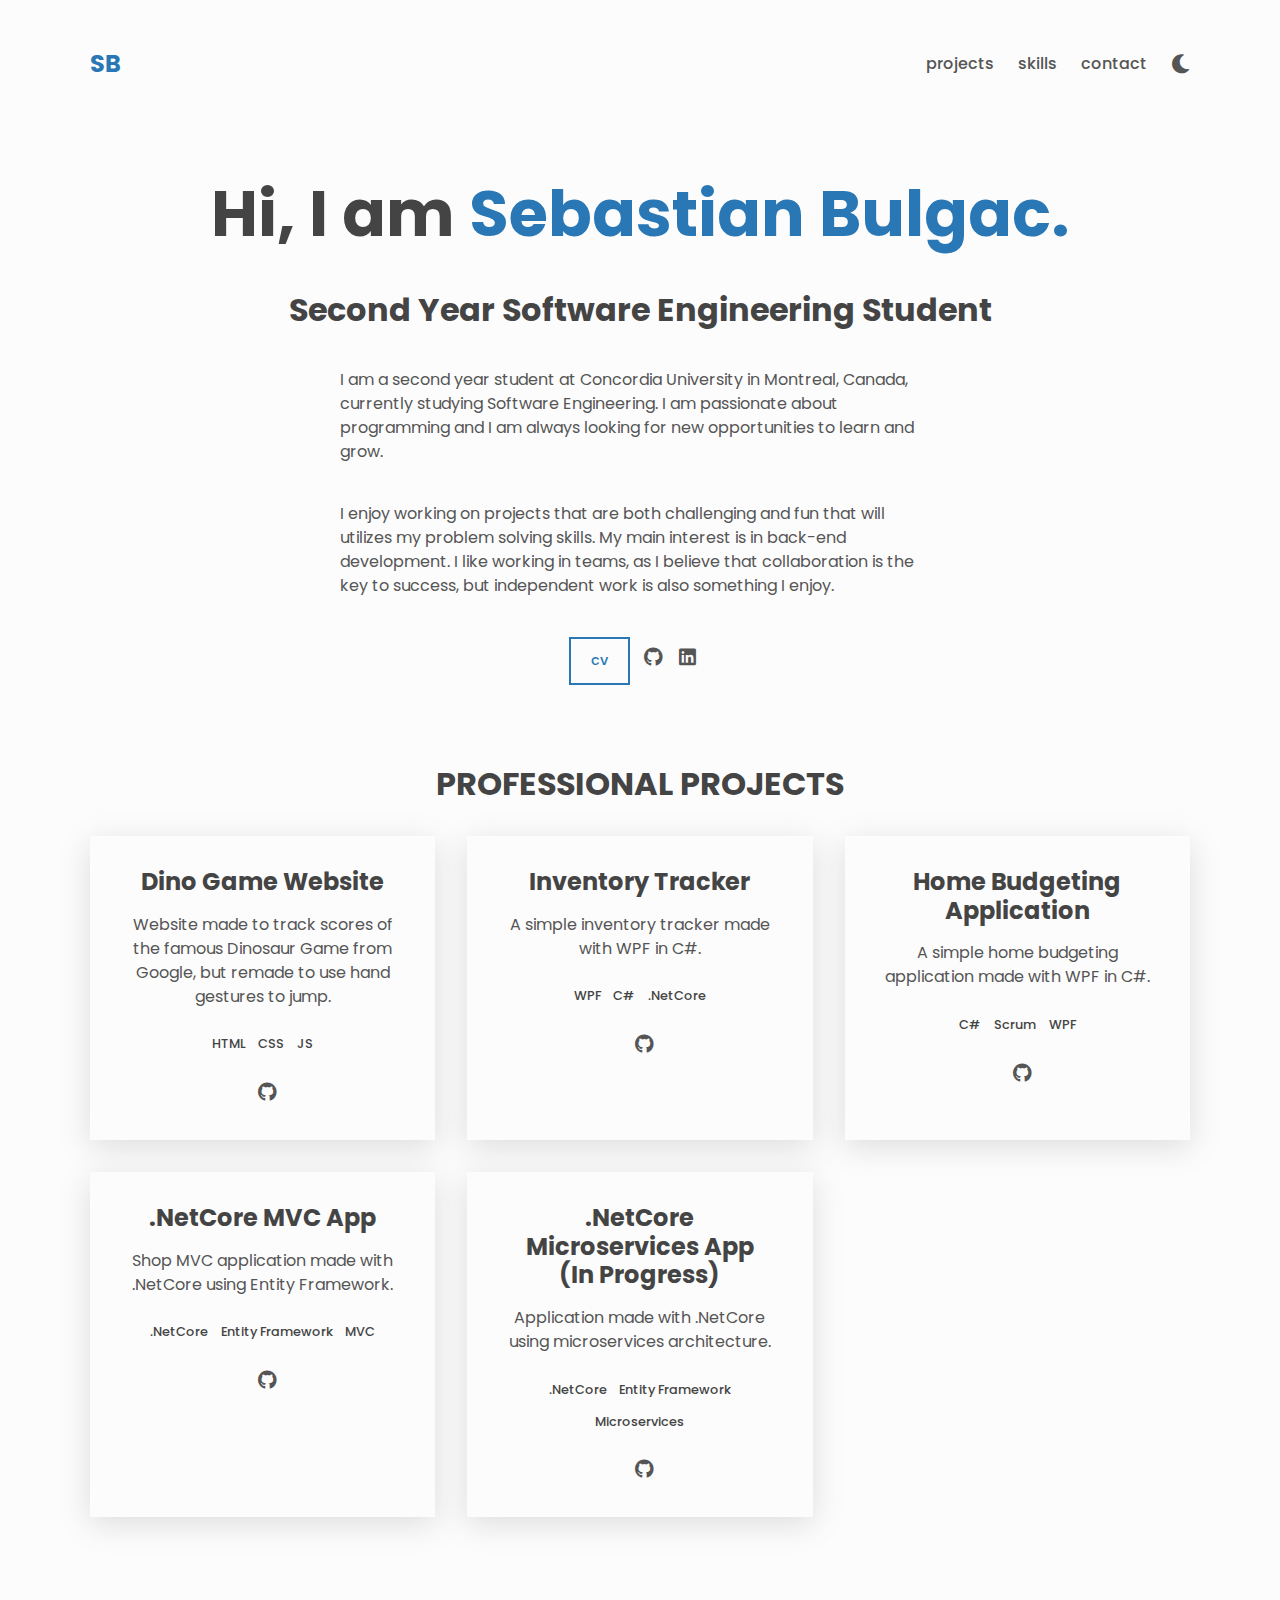
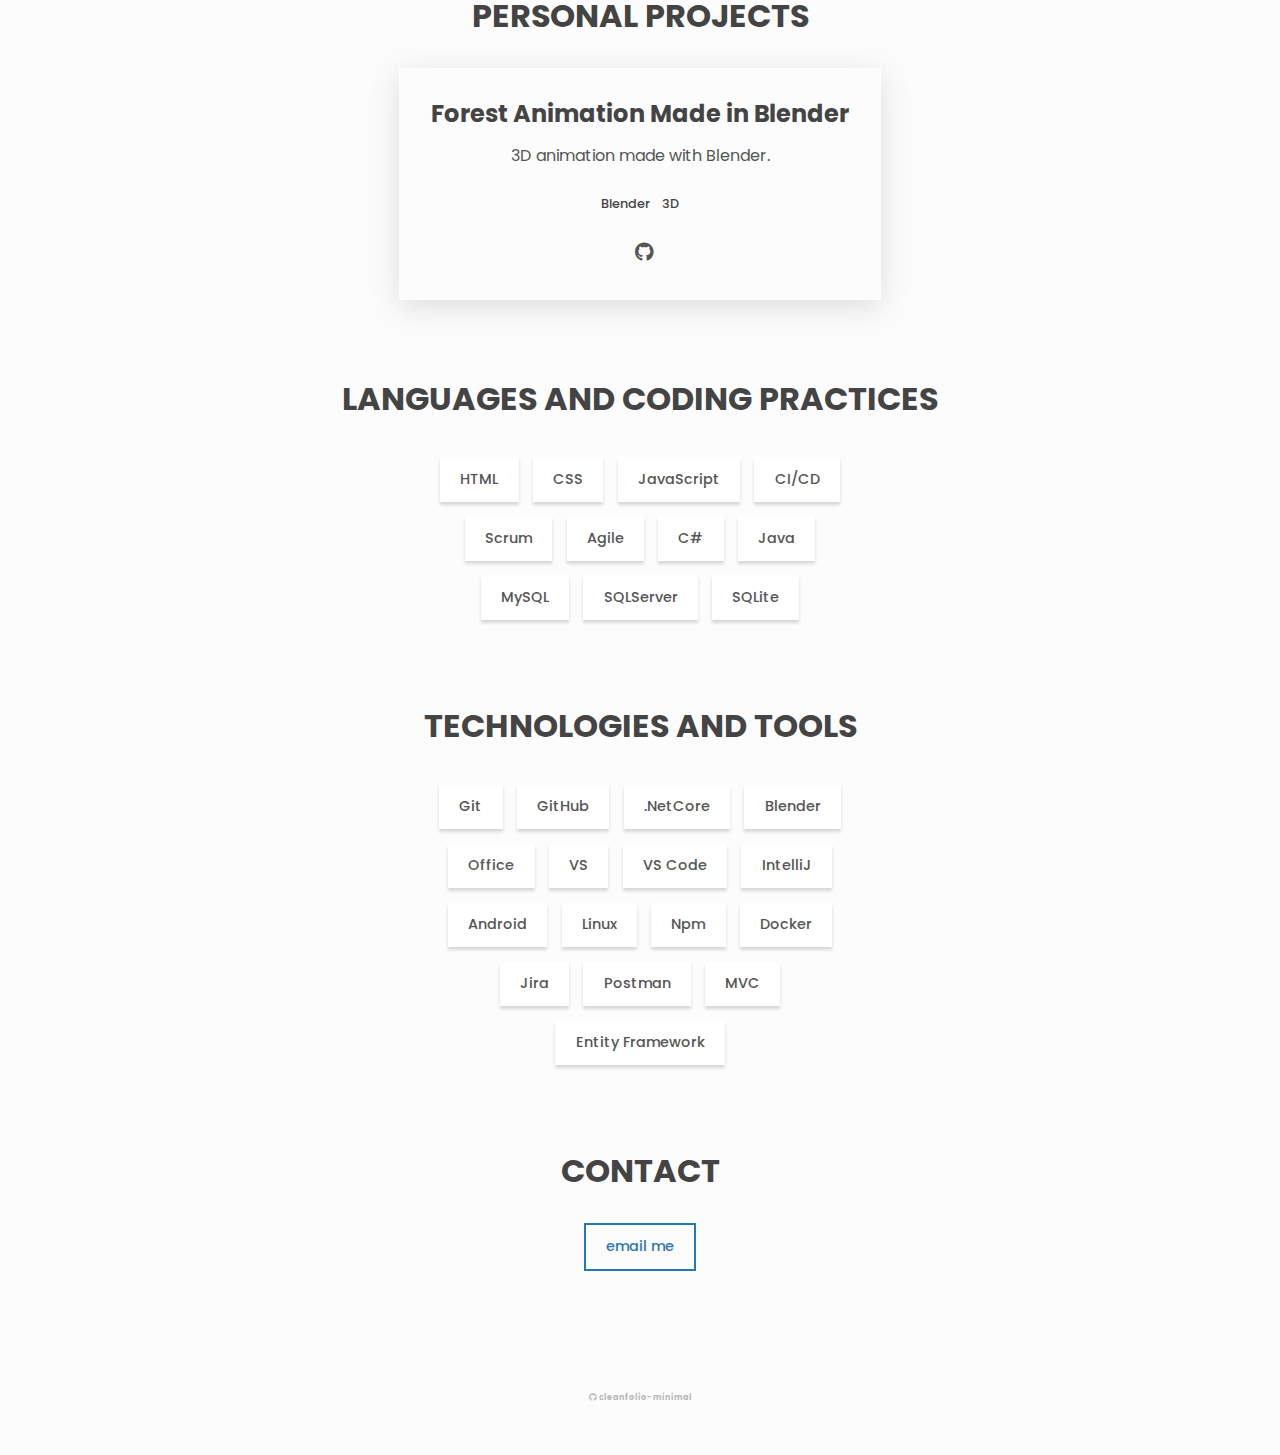
<file: index.html>
<!DOCTYPE html>
<html lang="en">
  <head>
    <!-- Used template by Raj Shekhar: https://github.com/rajshekhar26/cleanfolio-minimal -->
    <meta charset="UTF-8" />
    <meta name="viewport" content="width=device-width, initial-scale=1" />
    <meta name="description" content="Portfolio" />
    <link rel="preconnect" href="https://fonts.googleapis.com" />
    <link rel="preconnect" href="https://fonts.gstatic.com" crossorigin />
    <link
      href="https://fonts.googleapis.com/css2?family=Poppins:wght@400;500;700&display=swap"
      rel="stylesheet"
    />
    <link rel="stylesheet" href="https://cdnjs.cloudflare.com/ajax/libs/font-awesome/5.15.4/css/all.min.css" />
    <link rel="stylesheet" href="styles.css" />
    <title>Sebastian Bulgac Portfolio</title>
  </head>
  <body class="light" id="top">
    <header class="header center">
      <h3>
        <a href="https://sebastian6547.github.io/" class="link"
          >SB</a
        >
      </h3>

      <nav class="nav center">
        <ul class="nav__list center">
          <li class="nav__list-item">
            <a class="link link--nav" href="#projects">Projects</a>
          </li>
          <li class="nav__list-item">
            <a class="link link--nav" href="#skills">Skills</a>
          </li>
          <li class="nav__list-item">
            <a class="link link--nav" href="#contact">Contact</a>
          </li>
        </ul>

        <button type="button" aria-label="toggle theme" class="btn btn--icon">
          <i aria-hidden="true" id="btn-theme" class="fas fa-moon"></i>
        </button>

        <button
          type="button"
          aria-label="toggle navigation"
          class="btn btn--icon nav__hamburger"
        >
          <i aria-hidden="true" class="fas fa-bars"></i>
        </button>
      </nav>
    </header>

    <main>
      <!-- About -->
      <div class="about center">
        <h1>Hi, I am <span class="about__name">Sebastian Bulgac.</span></h1>
        <h2 class="about__role">Second Year Software Engineering Student</h2>
        <p class="about__desc">
          I am a second year student at Concordia University in Montreal, Canada, 
          currently studying Software Engineering. I am passionate about 
          programming and I am always looking for new opportunities 
          to learn and grow. 
        </p>
        <div class="about__desc">
          I enjoy working on projects that are both challenging and fun that will utilizes my problem solving skills. 
          My main interest is in back-end development.
          I like working in teams, as I believe that collaboration is the key to success, 
          but independent work is also something I enjoy.
        </div>
        

        <div class="about__contact center">
          <a href="Assets/Resources/BulgacSebastian.pdf">
            <span class="btn btn--outline">CV</span>
          </a>

          <a
            href="https://github.com/Sebastian6547"
            aria-label="github"
            class="link link--icon"
          >
            <i aria-hidden="true" class="fab fa-github"></i>
          </a>

          <a
            href="https://www.linkedin.com/in/sebastianbulgac/"
            aria-label="linkedin"
            class="link link--icon"
          >
            <i aria-hidden="true" class="fab fa-linkedin"></i>
          </a>
        </div>
      </div>

      <!-- Projects -->
      <section id="projects" class="section projects">
        <h2 class="section__title">Professional Projects</h2>

        <div class="projects__grid">
          <div class="project">
            <h3>Dino Game Website</h3>
            <p class="project__description">
              Website made to track scores of the famous <a href="https://en.wikipedia.org/wiki/Dinosaur_Game">Dinosaur Game</a> from Google, but remade to use hand gestures to jump. 
            </p>

            
            <ul class="project__stack">
              <li class="project__stack-item">HTML</li>
              <li class="project__stack-item">CSS</li>
              <li class="project__stack-item">JS</li>
            </ul>

            <a
              href="https://github.com/Sebastian6547/DinoGameSite"
              aria-label="source code"
              class="link link--icon"
            >
              <i aria-hidden="true" class="fab fa-github"></i>
            </a>
          
          </div>

          <div class="project">
            <h3>Inventory Tracker</h3>
            <p class="project__description">
              A simple inventory tracker made with WPF in C#. 
            </p>
            <ul class="project__stack">
              <li class="project__stack-item">WPF</li>
              <li class="project__stack-item">C#</li>
              <li class="project__stack-item">.NetCore</li>
            </ul>

            <a
              href="https://github.com/Sebastian6547/InventoryTracker"
              aria-label="source code"
              class="link link--icon"
            >
              <i aria-hidden="true" class="fab fa-github"></i>
            </a>
          </div>

          <div class="project">
            <h3>Home Budgeting Application</h3>
            <p class="project__description">
              A simple home budgeting application made with WPF in C#.
            </p>
            <ul class="project__stack">
              <li class="project__stack-item">C#</li>
              <li class="project__stack-item">Scrum</li>
              <li class="project__stack-item">WPF</li>
            </ul>

            <a
              href="https://github.com/Sebastian6547/HomeBudget"
              aria-label="source code"
              class="link link--icon"
            >
              <i aria-hidden="true" class="fab fa-github"></i>
            </a>
          </div>

          <div class="project">
            <h3>.NetCore MVC App</h3>
            <p class="project__description">
              Shop MVC application made with .NetCore using Entity Framework.
            </p>
            <ul class="project__stack">
              <li class="project__stack-item">.NetCore</li>
              <li class="project__stack-item">Entity Framework</li>
              <li class="project__stack-item">MVC</li>
            </ul>

            <a
              href="https://github.com/Sebastian6547/.NetCore-MVCShop"
              aria-label="source code"
              class="link link--icon"
            >
              <i aria-hidden="true" class="fab fa-github"></i>
            </a>
          </div>

          <div class="project">
            <h3>.NetCore Microservices App<br>(In Progress)</h3>
            <p class="project__description">
              Application made with .NetCore using microservices architecture.
            </p>
            <ul class="project__stack">
              <li class="project__stack-item">.NetCore</li>
              <li class="project__stack-item">Entity Framework</li>
              <li class="project__stack-item">Microservices</li>
            </ul>

            <a
              href="https://github.com/Sebastian6547/.NetCore-ECommerce"
              aria-label="source code"
              class="link link--icon"
            >
              <i aria-hidden="true" class="fab fa-github"></i>
            </a>
          </div>

          
        </div>
      </section>

      <!-- Personal Projects -->
      <section id="projects" class="section projects">
        <h2 class="section__title">Personal Projects</h2>

        <div class="projects__grid">
          <div class="project">
            <h3>Forest Animation Made in Blender</h3>
            <p class="project__description">
              3D animation made with Blender.
            </p>
            <ul class="project__stack">
              <li class="project__stack-item">Blender</li>
              <li class="project__stack-item">3D</li>
            </ul>

            <a
              href="https://github.com/Sebastian6547/BlenderForest"
              aria-label="source code"
              class="link link--icon"
            >
              <i aria-hidden="true" class="fab fa-github"></i>
            </a>
          </div>

          
        </div>
      </section>

      <!-- Skills -->
      <section class="section skills" id="skills">
        <h2 class="section__title">Languages and Coding Practices</h2>
        <ul class="skills__list">
          <li class="skills__list-item btn btn--plain">HTML</li>
          <li class="skills__list-item btn btn--plain">CSS</li>
          <li class="skills__list-item btn btn--plain">JavaScript</li>
          <li class="skills__list-item btn btn--plain">CI/CD</li>
          <li class="skills__list-item btn btn--plain">Scrum</li>
          <li class="skills__list-item btn btn--plain">Agile</li>
          <li class="skills__list-item btn btn--plain">C#</li>
          <li class="skills__list-item btn btn--plain">Java</li>
          <li class="skills__list-item btn btn--plain">MySQL</li>
          <li class="skills__list-item btn btn--plain">SQLServer</li>
          <li class="skills__list-item btn btn--plain">SQLite</li>

        </ul>
      </section>

      <!-- Technologies and tools -->
      <section class="section skills" id="skills">
        <h2 class="section__title">Technologies and Tools</h2>
        <ul class="skills__list">
          <li class="skills__list-item btn btn--plain">Git</li>
          <li class="skills__list-item btn btn--plain">GitHub</li>
          <li class="skills__list-item btn btn--plain">.NetCore</li>
          <li class="skills__list-item btn btn--plain">Blender</li>
          <li class="skills__list-item btn btn--plain">Office</li>
          <li class="skills__list-item btn btn--plain">VS</li>
          <li class="skills__list-item btn btn--plain">VS Code</li>
          <li class="skills__list-item btn btn--plain">IntelliJ</li>
          <li class="skills__list-item btn btn--plain">Android</li>
          <li class="skills__list-item btn btn--plain">Linux</li>
          <li class="skills__list-item btn btn--plain">Npm</li>
          <li class="skills__list-item btn btn--plain">Docker</li>
          <li class="skills__list-item btn btn--plain">Jira</li>
          <li class="skills__list-item btn btn--plain">Postman</li>
          <li class="skills__list-item btn btn--plain">MVC</li>
          <li class="skills__list-item btn btn--plain">Entity Framework</li>

        </ul>
      </section>

      <!-- Contact -->
      <section class="section contact center" id="contact">
        <h2 class="section__title">Contact</h2>
        <a href="mailto:sebastianb6547@gmail.com">
          <span class="btn btn--outline">Email me</span>
        </a>
      </section>
    </main>

    <footer class="footer">
      <a 
        href="https://github.com/rajshekhar26/cleanfolio-minimal"
        class="footer__link"
      >
        <i aria-hidden="true" class="fab fa-github"></i>
        <span>cleanfolio-minimal</span>
      </a>
    </footer>

    <div class="scroll-container">
    <div class="scroll-top">
      <a aria-label="Scroll up" href="#top">
        <i aria-hidden="true" class="fas fa-arrow-up"></i>
      </a>
    </div>
    </div>

    <script src="./script.js"></script>
  </body>
</html>
</file>
<file: styles.css>
/*===============
  global styles
===============*/

* {
  padding: 0;
  margin: 0;
  border: 0;
  outline: 0;
  background-color: inherit;
  color: inherit;
  font-family: inherit;
  font-size: inherit;
  box-shadow: none;
  box-sizing: border-box;
}

html {
  scroll-behavior: smooth;
}

body {
  font-family: "Poppins", sans-serif;
  line-height: 1.5;
  color: var(--clr-fg);
  background-color: var(--clr-bg);
}

.light {
  --clr-bg: #fcfcfc;
  --clr-bg-alt: #fff;
  --clr-fg: #555;
  --clr-fg-alt: #444;
  --clr-primary: #2978b5;
  --shadow: rgba(100, 100, 111, 0.2) 0px 7px 29px 0px;
}

.dark {
  --clr-bg: #23283e;
  --clr-bg-alt: #2a2f4c;
  --clr-fg: #bdbddd;
  --clr-fg-alt: #cdcdff;
  --clr-primary: #90a0d9;
  --shadow: rgba(0, 0, 0, 0.16) 0px 10px 36px 0px,
    rgba(0, 0, 0, 0.06) 0px 0px 0px 1px;
}

::-moz-selection {
  background: var(--clr-primary);
  color: var(--clr-bg);
}

::-webkit-selection,
::selection {
  background: var(--clr-primary);
  color: var(--clr-bg);
}

h1,
h2,
h3,
h4 {
  line-height: 1.2;
  color: var(--clr-fg-alt);
}

h1 {
  font-size: 4rem;
}

h2 {
  font-size: 2rem;
}

h3 {
  font-size: 1.5rem;
}

h4 {
  font-size: 1.3rem;
}

ul {
  list-style-type: none;
}

a {
  text-decoration: none;
}

button {
  cursor: pointer;
}

@media (max-width: 900px) {
  h1 {
    font-size: 2.6rem;
  }
}

/*===================
  buttons and links
===================*/

.link {
  color: var(--clr-primary);
  padding: 0 0 0.3em 0;
  position: relative;
}

.link:hover {
  color: var(--clr-primary);
}

.link::before {
  content: "";
  display: inline;
  width: 0%;
  height: 0.2em;
  position: absolute;
  bottom: 0;
  background-color: var(--clr-primary);
  transition: width 0.2s ease-in;
}

.link:hover::before,
.link:focus::before {
  width: 100%;
}

.link--nav {
  color: var(--clr-fg);
  text-transform: lowercase;
  font-weight: 500;
}

.link--icon {
  color: var(--clr-fg);
  font-size: 1.2rem;
}

.btn {
  display: block;
  padding: 0.8em 1.4em;
  font-weight: 500;
  font-size: 0.9rem;
  text-transform: lowercase;
  transition: transform 0.2s ease-in-out;
}

.btn--outline {
  color: var(--clr-primary);
  border: 2px solid var(--clr-primary);
  position: relative;
  overflow: hidden;
  z-index: 1;
}

.btn--outline:focus,
.btn--outline:hover {
  color: var(--clr-bg);
}

.btn--outline:before {
  content: "";
  position: absolute;
  background-color: var(--clr-primary);
  right: 100%;
  bottom: 0;
  left: 0;
  top: 0;
  z-index: -1;
  transition: right 0.2s ease-in-out;
}

.btn--outline:hover::before,
.btn--outline:focus::before {
  right: 0;
}

.btn--plain {
  text-transform: initial;
  background-color: var(--clr-bg-alt);
  box-shadow: rgba(0, 0, 0, 0.15) 0px 3px 3px 0px;
  border: 0;
}

.btn--plain:hover {
  transform: translateY(-4px);
}

.btn--icon {
  padding: 0;
  font-size: 1.2rem;
}

.btn--icon:hover,
.btn--icon:focus {
  color: var(--clr-primary);
}

.btn--icon:active {
  transform: translateY(-5px);
}

/*========
  layout
========*/

.center {
  display: flex;
  align-items: center;
}

.header {
  height: 8em;
  max-width: 1100px;
  width: 95%;
  margin: 0 auto;
  justify-content: space-between;
}

main {
  max-width: 1100px;
  width: 95%;
  margin: 0 auto;
}

.section {
  margin-top: 5em;
}

.section__title {
  text-align: center;
  margin-bottom: 1em;
  text-transform: uppercase;
}

.nav__list {
  margin-right: 1.5em;
  display: flex;
}

.nav__list-item {
  margin-left: 1.5em;
}

.nav__hamburger {
  display: none;
  width: 1em;
}

.about {
  flex-direction: column;
  margin-top: 3em;
}

.about__name {
  color: var(--clr-primary);
}

.about__role {
  margin-top: 1.2em;
}

.about__desc {
  font-size: 1rem;
  max-width: 600px;
}

.about__desc,
.about__contact {
  margin-top: 2.4em;
}

.about .link--icon {
  margin-right: 0.8em;
}

.about .btn--outline {
  margin-right: 1em;
}

.projects__grid {
  max-width: 1100px;
  margin: 0 auto;
  display: grid;
  grid-template-columns: repeat(auto-fit, minmax(18em, 1fr));
  grid-gap: 2em;
}

.project {
  padding: 2em;
  margin: 0 auto;
  text-align: center;
  box-shadow: var(--shadow);
  transition: transform 0.2s linear;
}

.project:hover {
  transform: translateY(-7px);
}

.project__description {
  margin-top: 1em;
}

.project__stack {
  display: flex;
  flex-wrap: wrap;
  justify-content: center;
  margin: 1.2em 0;
}

.project__stack-item {
  margin: 0.5em;
  font-weight: 500;
  font-size: 0.8rem;
  color: var(--clr-fg-alt);
}

.project .link--icon {
  margin-left: 0.5em;
}

.skills__list {
  max-width: 450px;
  width: 95%;
  margin: 0 auto;
  display: flex;
  flex-wrap: wrap;
  justify-content: center;
}

.skills__list-item {
  margin: 0.5em;
}

.contact {
  flex-direction: column;
}

.footer {
  padding: 3em 0;
  margin-top: 4em;
  text-align: center;
}

.footer__link {
  font-size: 0.5rem;
  font-weight: 700;
  opacity: 0.4;
  color: var(--clr-fg);
}

.scroll-top {
  display: none;
  position: fixed;
  bottom: 1em;
  right: 2em;
  background-color: transparent;
  font-size: 1.8rem;
  transition: transform 0.2s ease-in-out;
}

@media (max-width: 600px) {
  .header {
    height: 6em;
  }

  .section {
    margin-top: 4em;
  }

  .nav__list {
    flex-direction: column;
    padding: 4em 0;
    position: absolute;
    right: 0;
    left: 0;
    top: 5em;
    background-color: var(--clr-bg);
    width: 0;
    overflow: hidden;
    transition: width 0.2s ease-in-out;
  }

  .display-nav-list {
    width: 100%;
  }

  .nav__list-item {
    margin: 0.5em 0;
  }

  .nav__hamburger {
    display: flex;
    margin-left: 0.8em;
  }

  .about {
    align-items: flex-start;
    margin-top: 2em;
  }

  .footer {
    padding: 2em;
    margin-top: 3em;
  }

  .scroll-container {
    display: none;
  }
}
</file>
